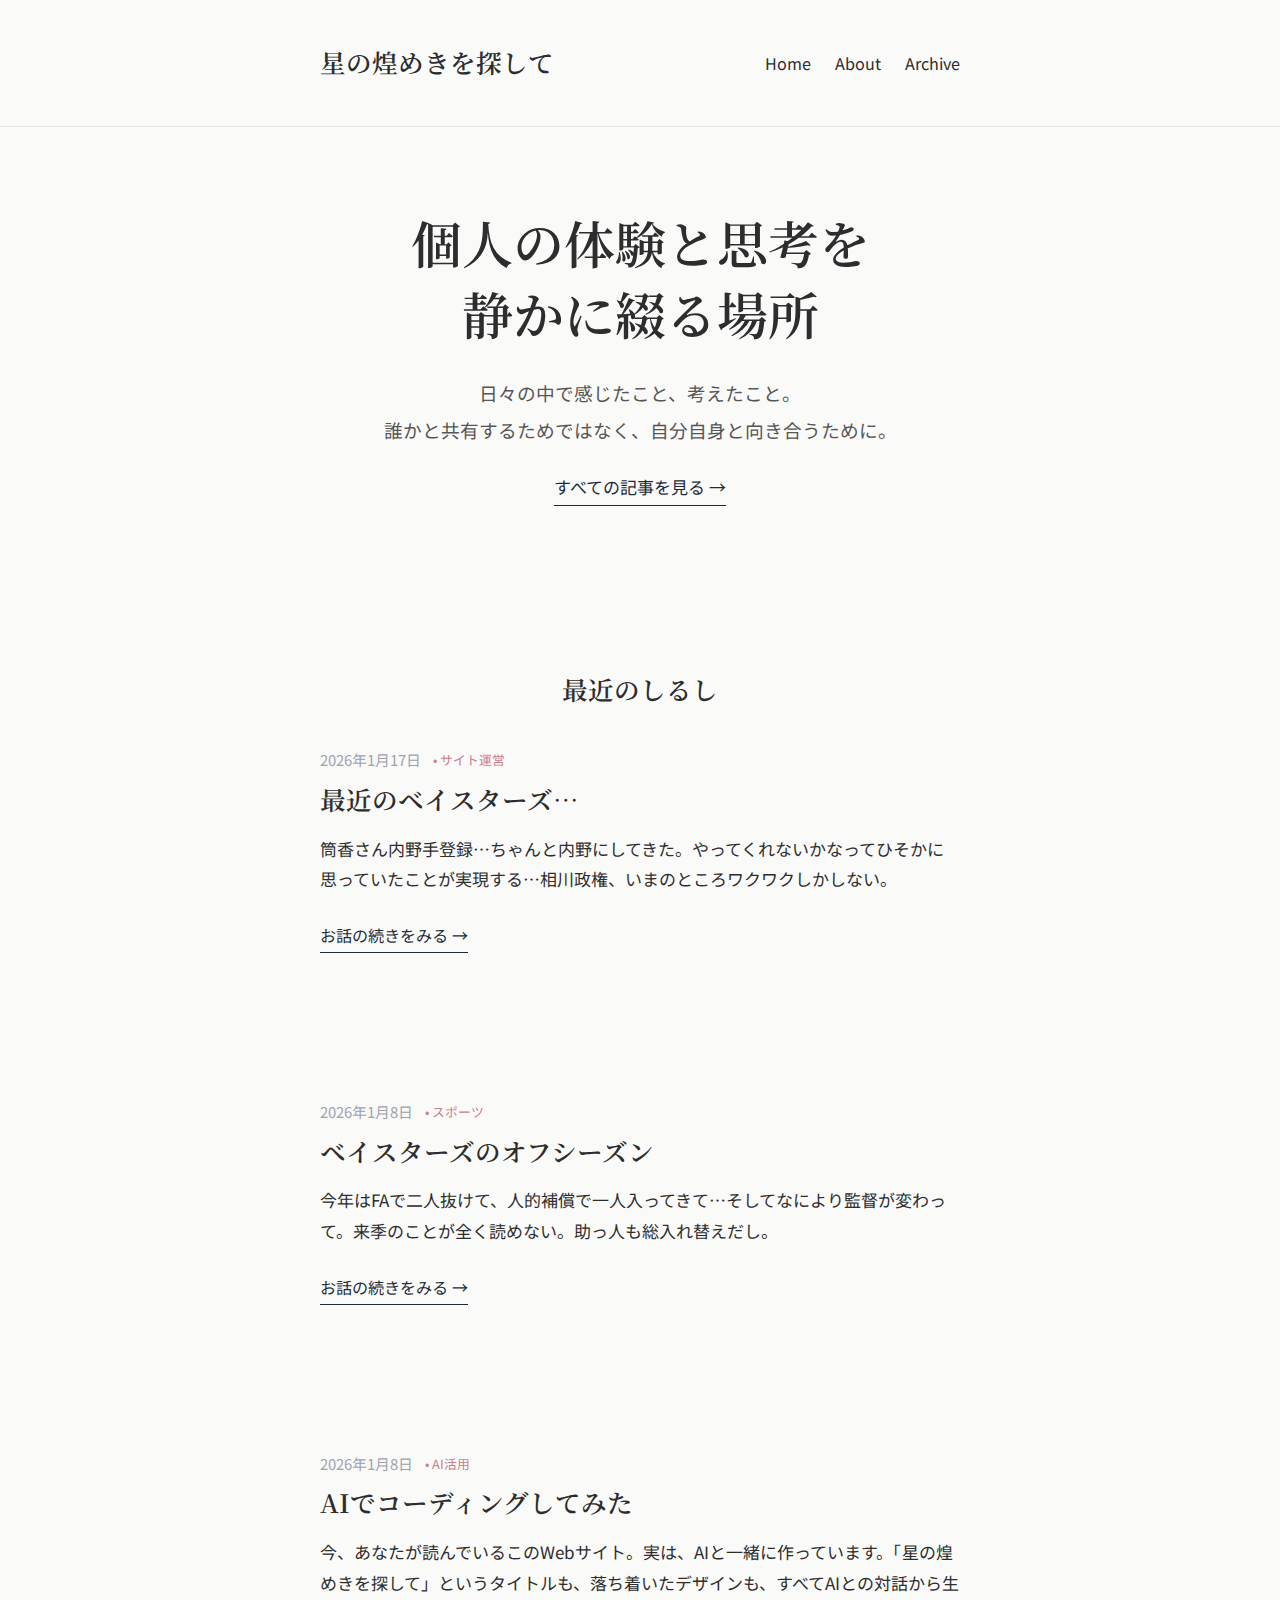
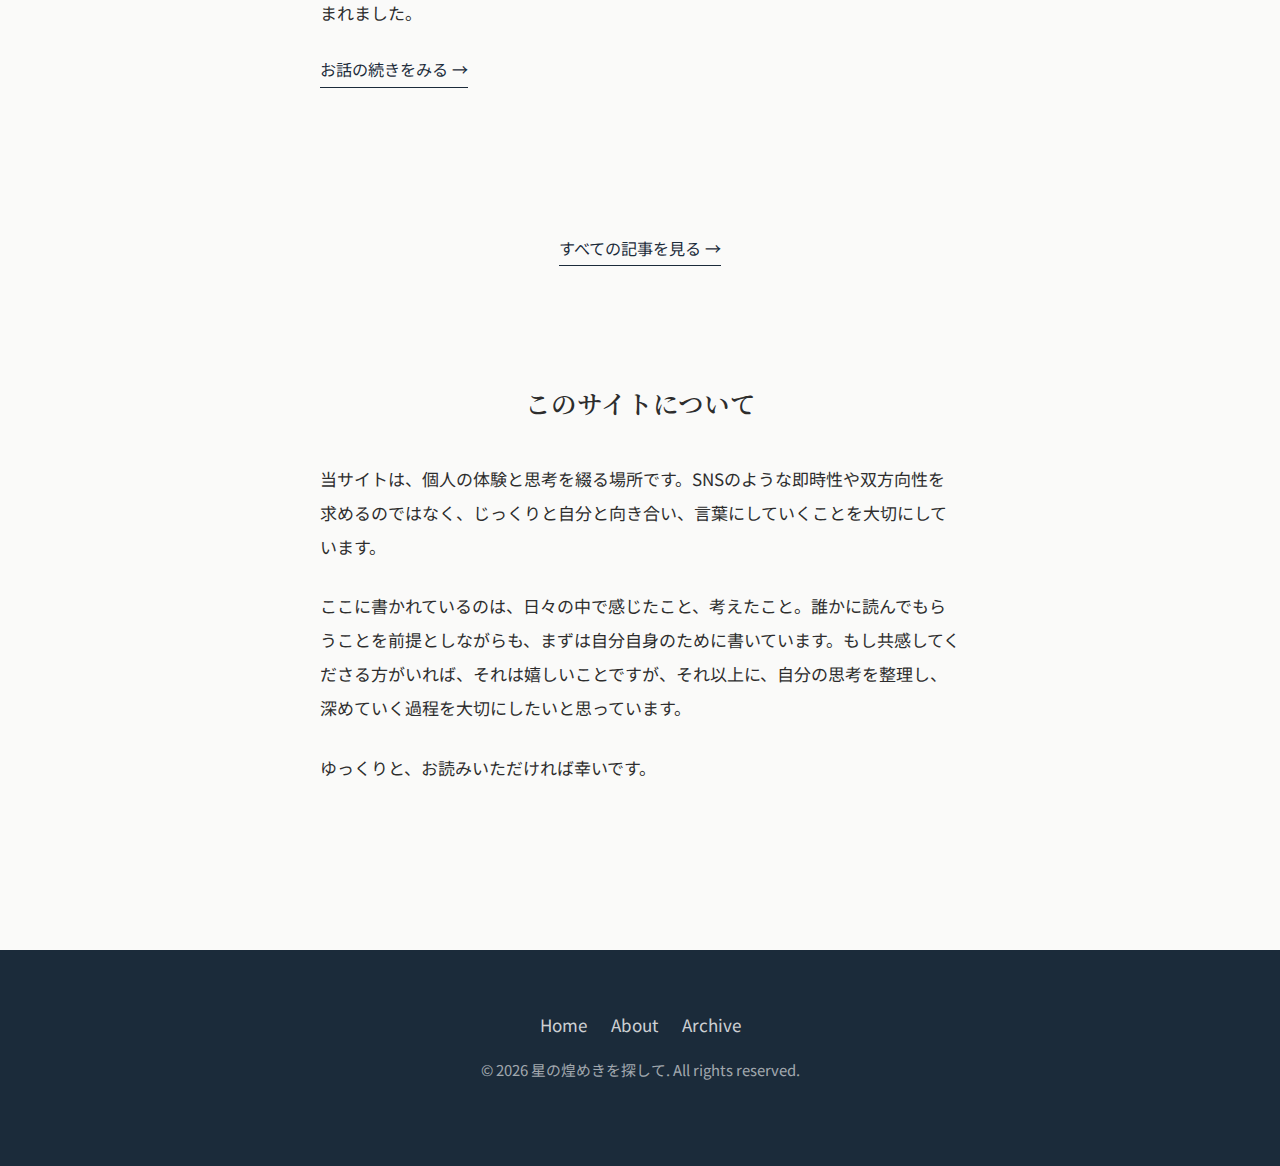
<file: index.html>
<!DOCTYPE html>
<html lang="ja">

<head>
    <meta charset="UTF-8">
    <meta name="viewport" content="width=device-width, initial-scale=1.0">
    <meta name="description" content="個人の体験と思考を静かに綴る場所">
    <title>星の煌めきを探して - Personal Journal</title>

    <!-- CSS -->
    <link rel="stylesheet" href="style.css">
    <!-- アイコン -->
    <link rel="icon" href="icons/icon.png">
    <link rel="apple-touch-icon" href="icons/apple-touch-icon.png">

    <!-- Google Fonts -->
    <link rel="preconnect" href="https://fonts.googleapis.com">
    <link rel="preconnect" href="https://fonts.gstatic.com" crossorigin>
    <link
        href="https://fonts.googleapis.com/css2?family=Noto+Sans+JP:wght@400;600&family=Noto+Serif+JP:wght@600&display=swap"
        rel="stylesheet">
</head>

<body>
    <!-- ==========================================
         ヘッダー
         ========================================== -->
    <header class="site-header">
        <div class="container">
            <a href="#" class="site-title">星の煌めきを探して</a>
            <nav aria-label="メインナビゲーション">
                <ul class="site-nav">
                    <li><a href="index.html">Home</a></li>
                    <li><a href="#about">About</a></li>
                    <li><a href="archive.html">Archive</a></li>
                </ul>
            </nav>
        </div>
    </header>

    <!-- ==========================================
         メインコンテンツ
         ========================================== -->
    <main>
        <!-- ヒーローセクション -->
        <section class="hero" id="home">
            <div class="container">
                <h1 class="hero-title">個人の体験と思考を<br>静かに綴る場所</h1>
                <p class="hero-description">
                    日々の中で感じたこと、考えたこと。<br>
                    誰かと共有するためではなく、自分自身と向き合うために。
                </p>
                <p style="margin-top: 24px;">
                    <a href="archive.html" class="read-more" style="font-size: 1rem;">すべての記事を見る →</a>
                </p>
            </div>
        </section>

<!-- index.html -->

<!-- 最新記事リスト（JavaScriptで自動生成） -->
<section id="latest-stories">
    <div class="container">
        <h2 class="section-title">最近のしるし</h2>
        <!-- ここにJavaScriptが自動で記事を入れ込みます -->
        <ul class="article-list" id="js-latest-articles-list">
            <p style="text-align:center; color:#999;">読み込み中...</p>
        </ul>
        
        <div style="text-align: center; margin-top: 40px;">
             <a href="archive.html" class="read-more">すべての記事を見る →</a>
        </div>
    </div>
</section>

        <!-- Aboutセクション -->
        <section id="about">
            <div class="container">
                <h2 class="section-title">このサイトについて</h2>
                <div class="article-detail">
                    <div class="article-content">
                        <p>
                            当サイトは、個人の体験と思考を綴る場所です。SNSのような即時性や双方向性を求めるのではなく、じっくりと自分と向き合い、言葉にしていくことを大切にしています。
                        </p>
                        <p>
                            ここに書かれているのは、日々の中で感じたこと、考えたこと。誰かに読んでもらうことを前提としながらも、まずは自分自身のために書いています。もし共感してくださる方がいれば、それは嬉しいことですが、それ以上に、自分の思考を整理し、深めていく過程を大切にしたいと思っています。
                        </p>
                        <p>
                            ゆっくりと、お読みいただければ幸いです。
                        </p>
                    </div>
                </div>
            </div>
        </section>
    </main>

    <!-- ==========================================
         フッター
         ========================================== -->
    <footer class="site-footer">
        <div class="container">
            <ul class="footer-links">
                <li><a href="index.html">Home</a></li>
                <li><a href="#about">About</a></li>
                <li><a href="archive.html">Archive</a></li>
            </ul>
            <p class="footer-content">
                &copy; 2026 星の煌めきを探して. All rights reserved.
            </p>
        </div>
    </footer>

    <!-- index.html の一番下に追加 -->

<script>
    // archive.html を取得して最新記事を表示するスクリプト
    document.addEventListener('DOMContentLoaded', () => {
        const listContainer = document.getElementById('js-latest-articles-list');
        
        fetch('archive.html')
            .then(response => response.text())
            .then(html => {
                // 文字列をHTMLとして解釈するためのパーサー
                const parser = new DOMParser();
                const doc = parser.parseFromString(html, 'text/html');
                
                // archive.html内の記事アイテムを取得
                const articles = doc.querySelectorAll('.article-item');
                
                // 表示する件数（ここでは最新3件）
                const displayCount = Math.min(articles.length, 3);
                
                // リストをクリア
                listContainer.innerHTML = '';

                // 記事を抽出して生成
                for (let i = 0; i < displayCount; i++) {
                    const article = articles[i];
                    
                    // 必要な情報を取得
                    const id = article.id; // article-8 など
                    const time = article.querySelector('.article-meta').outerHTML;
                    const category = article.querySelector('.article-category').outerHTML;
                    const title = article.querySelector('.article-title').innerText;
                    const excerpt = article.querySelector('.article-excerpt').innerText;

                    // HTMLを組み立てる
                    const li = document.createElement('li');
                    li.className = 'article-item';
                    li.style.borderBottom = 'none'; // デザイン調整
                    li.style.marginBottom = '40px'; // デザイン調整
                    
                    li.innerHTML = `
                        <article>
                            <div class="article-meta-group">
                                ${time}
                                ${category}
                            </div>
                            <h3 class="article-title">
                                <a href="archive.html#${id}">${title}</a>
                            </h3>
                            <p class="article-excerpt">
                                ${excerpt}
                            </p>
                            <p style="margin-top: 1rem;">
                                <a href="archive.html#${id}" class="read-more">お話の続きをみる →</a>
                            </p>
                        </article>
                    `;
                    
                    listContainer.appendChild(li);
                }
            })
            .catch(error => {
                console.error('記事の読み込みに失敗しました:', error);
                listContainer.innerHTML = '<p>記事一覧を読み込めませんでした。</p>';
            });
    });
</script>

</body>

</html>
</file>
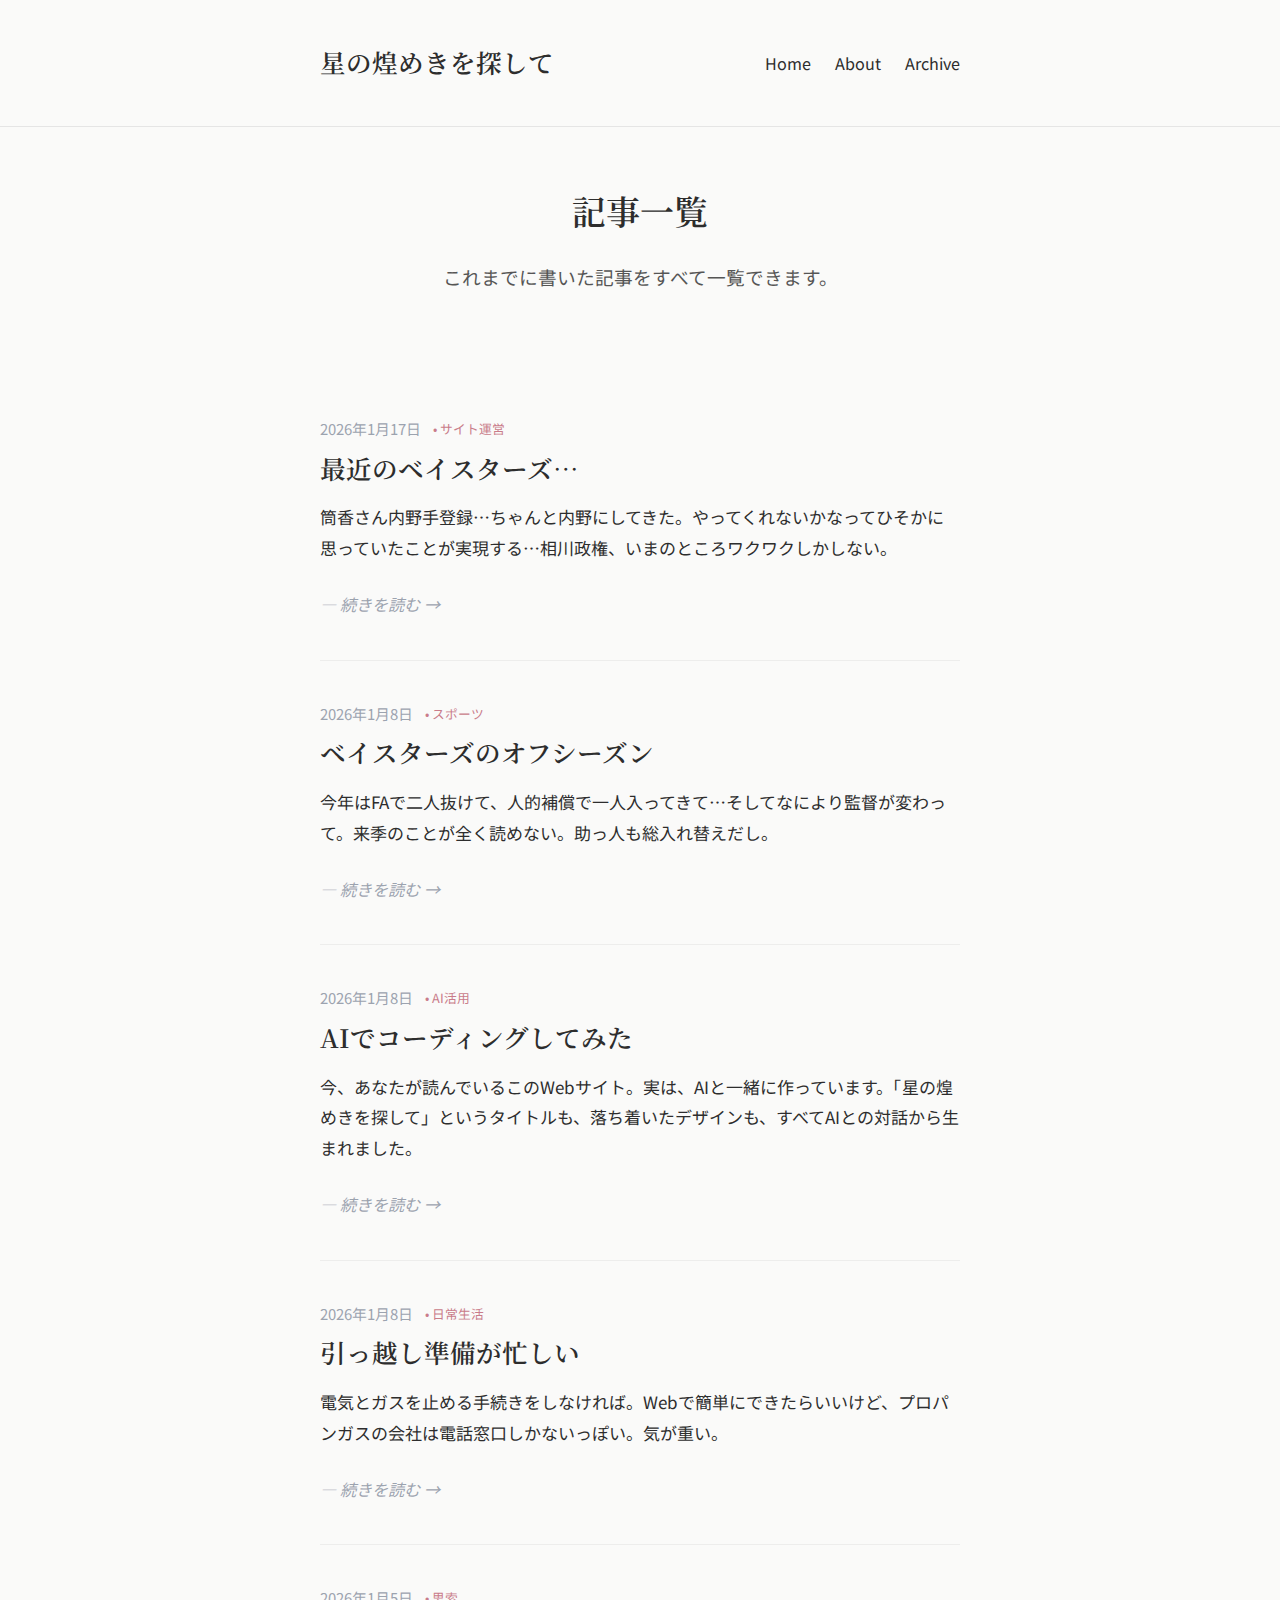
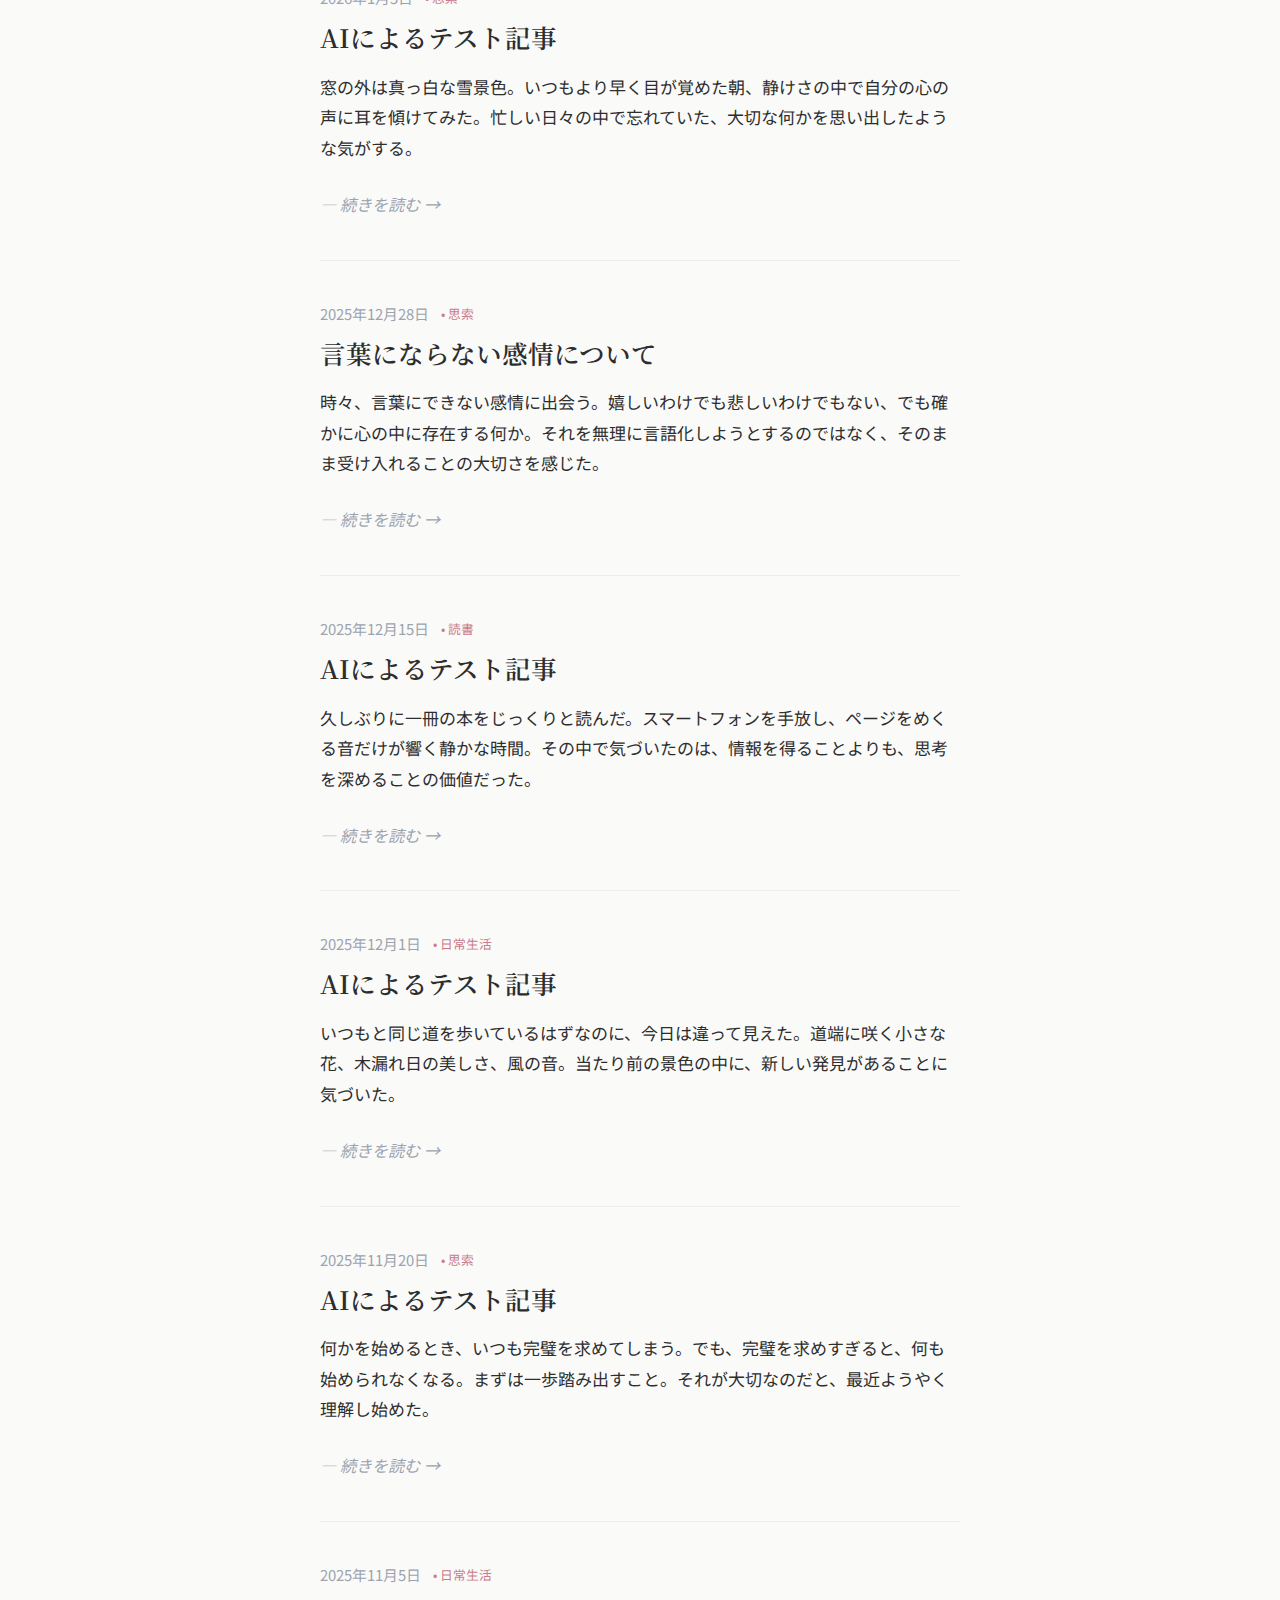
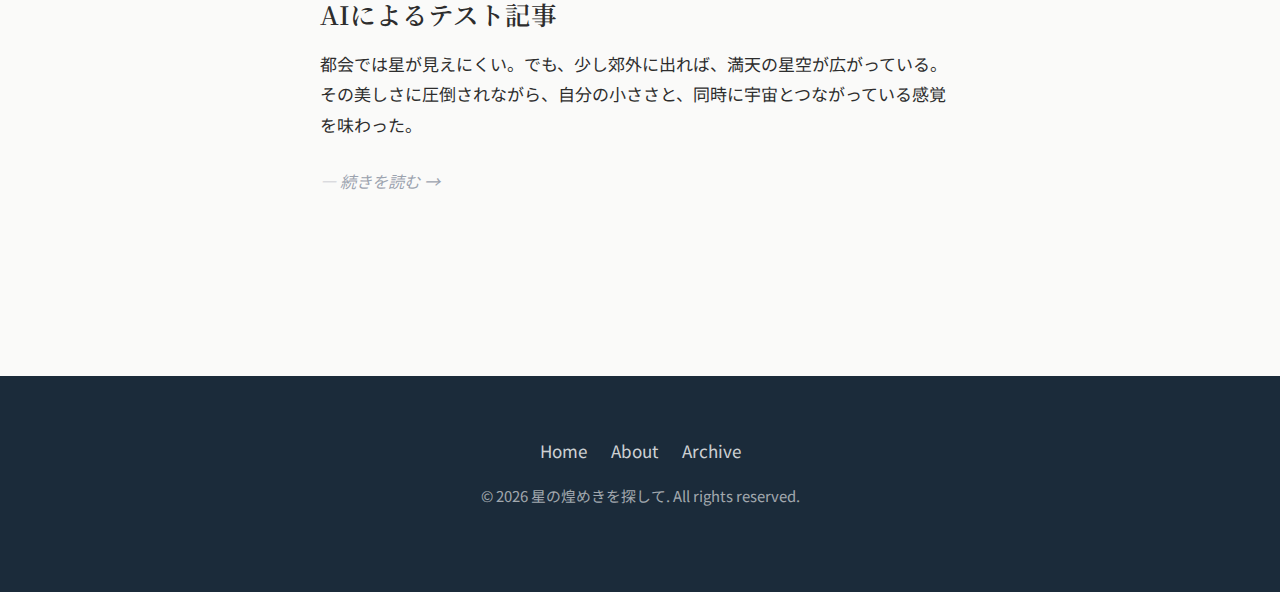
<file: archive.html>
<!DOCTYPE html>
<html lang="ja">

<head>
    <meta charset="UTF-8">
    <meta name="viewport" content="width=device-width, initial-scale=1.0">
    <meta name="description" content="すべての記事を一覧できるアーカイブページ">
    <title>記事一覧 - 星の煌めきを探して</title>

    <!-- CSS -->
    <link rel="stylesheet" href="style.css">

    <!-- Google Fonts -->
    <link rel="preconnect" href="https://fonts.googleapis.com">
    <link rel="preconnect" href="https://fonts.gstatic.com" crossorigin>
    <link
        href="https://fonts.googleapis.com/css2?family=Noto+Sans+JP:wght@400;600&family=Noto+Serif+JP:wght@600&display=swap"
        rel="stylesheet">
</head>

<body>
    <!-- ==========================================
         ヘッダー
         ========================================== -->
    <header class="site-header">
        <div class="container">
            <a href="index.html" class="site-title">星の煌めきを探して</a>
            <nav aria-label="メインナビゲーション">
                <ul class="site-nav">
                    <li><a href="index.html">Home</a></li>
                    <li><a href="index.html#about">About</a></li>
                    <li><a href="archive.html">Archive</a></li>
                </ul>
            </nav>
        </div>
    </header>

    <!-- ==========================================
         メインコンテンツ
         ========================================== -->
    <main>
        <!-- ページタイトル -->
        <section class="hero" style="padding: 60px 0;">
            <div class="container">
                <h1 class="hero-title" style="font-size: 2rem;">記事一覧</h1>
                <p class="hero-description">
                    これまでに書いた記事をすべて一覧できます。
                </p>
            </div>
        </section>

        <!-- 全記事一覧 -->
        <section>
            <div class="container">
                <ul class="article-list">
            <!-- ★★★ 新しい記事はこの下に追加してください ★★★ -->
            <!-- 最新の記事が一番上に来るように記述します -->
            <!-- つぎはここ -->

                    <li class="article-item" id="article-10">
                        <article>
                            <div class="article-meta-group">
                                <time class="article-meta" datetime="2026-01-17">2026年1月17日</time>
                                <span class="article-category" data-category="dev">サイト運営</span>
                            </div>
                            <h3 class="article-title">最近のベイスターズ…</h3>
                            <p class="article-excerpt">
                               筒香さん内野手登録…ちゃんと内野にしてきた。やってくれないかなってひそかに思っていたことが実現する…相川政権、いまのところワクワクしかしない。
                            </p>
                            <details>
                                <summary>続きを読む →</summary>
                                <div class="article-content">
                                    <h3>あと…</h3>
                                    <p>
                                        三嶋さん…お疲れさまでした。
                                    </p>
                                    <p>
                                    難病が憎い。もっと見ていたかった…。
                                    </p>
                                </div>
                            </details>
                        </article>
                    </li>

                    <li class="article-item" id="article-9">
                        <article>
                            <div class="article-meta-group">
                                <time class="article-meta" datetime="2026-01-08">2026年1月8日</time>
                                <span class="article-category" data-category="sports">スポーツ</span>
                            </div>
                            <h3 class="article-title">ベイスターズのオフシーズン</h3>
                            <p class="article-excerpt">
                                今年はFAで二人抜けて、人的補償で一人入ってきて…そしてなにより監督が変わって。来季のことが全く読めない。助っ人も総入れ替えだし。
                            </p>
                            <details>
                                <summary>続きを読む →</summary>
                                <div class="article-content">
                                    <h3>逆に200％楽しみまである。</h3>
                                    <p>
                                        いろいろ変わったということは妄想し放題ということで…いまはポジっておきます(*^○^*)
                                    </p>
                                </div>
                            </details>
                        </article>
                    </li>

                    <li class="article-item" id="article-8">
                        <article>
                            <div class="article-meta-group">
                                <time class="article-meta" datetime="2026-01-08">2026年1月8日</time>
                                <span class="article-category" data-category="ai">AI活用</span>
                            </div>
                            <h3 class="article-title">AIでコーディングしてみた</h3>
                            <p class="article-excerpt">
                                今、あなたが読んでいるこのWebサイト。実は、AIと一緒に作っています。「星の煌めきを探して」というタイトルも、落ち着いたデザインも、すべてAIとの対話から生まれました。
                            </p>
                            <details>
                                <summary>続きを読む →</summary>
                                <div class="article-content">
                                    <p>
                                        これまでのコーディングといえば、エディタに向かってひたすら文字を打ち込む孤独な作業でした。でも今回は違います。やりたいことを自然な言葉で伝えるだけで、AIがコードを提案してくれます。
                                    </p>

                                    <h3>まるでペアプログラミング</h3>

                                    <p>
                                        「シンプルで読みやすいデザインにしたい」「スマートフォンでも見やすくしたい」。そんな抽象的な要望も見事に汲み取って、形にしてくれました。まるで、とても作業の早い優秀なパートナーとペアプログラミングをしているような感覚です。
                                    </p>

                                    <h3>技術が広げる創造の可能性</h3>

                                    <p>
                                        記事一覧のページを作ったり、カテゴリー機能を追加したり。今までなら「面倒だな」と思って後回しにしていたような機能も、AIのおかげでスムーズに実装できました。
                                    </p>
                                    <p>
                                        技術の進歩は、私たちの創造性を加速させてくれます。コーディングの細かなルールに縛られることなく、「何を作りたいか」「何を伝えたいか」という本質的な部分に集中できる。それが、AI時代の新しいモノづくりの形なのかもしれません。
                                    </p>
                                </div>
                            </details>
                        </article>
                    </li>

                    <li class="article-item" id="article-7">
                        <article>
                            <div class="article-meta-group">
                                <time class="article-meta" datetime="2026-01-08">2026年1月8日</time>
                                <span class="article-category" data-category="life">日常生活</span>
                            </div>
                            <h3 class="article-title">引っ越し準備が忙しい</h3>
                            <p class="article-excerpt">
                                電気とガスを止める手続きをしなければ。Webで簡単にできたらいいけど、プロパンガスの会社は電話窓口しかないっぽい。気が重い。
                            </p>
                            <details>
                                <summary>続きを読む →</summary>
                                <div class="article-content">
                                    <p>
                                        （詳細な内容は準備中です）
                                    </p>
                                </div>
                            </details>
                        </article>
                    </li>

                    <li class="article-item" id="article-6">
                        <article>
                            <div class="article-meta-group">
                                <time class="article-meta" datetime="2026-01-05">2026年1月5日</time>
                                <span class="article-category" data-category="thought">思索</span>
                            </div>
                            <h3 class="article-title">
                                AIによるテスト記事
                            </h3>
                            <p class="article-excerpt">
                                窓の外は真っ白な雪景色。いつもより早く目が覚めた朝、静けさの中で自分の心の声に耳を傾けてみた。忙しい日々の中で忘れていた、大切な何かを思い出したような気がする。
                            </p>
                            <details>
                                <summary>続きを読む →</summary>
                                <div class="article-content">
                                    <p>
                                        （詳細な内容は準備中です）
                                    </p>
                                </div>
                            </details>
                        </article>
                    </li>

                    <li class="article-item" id="article-5">
                        <article>
                            <div class="article-meta-group">
                                <time class="article-meta" datetime="2025-12-28">2025年12月28日</time>
                                <span class="article-category" data-category="thought">思索</span>
                            </div>
                            <h3 class="article-title">言葉にならない感情について</h3>
                            <p class="article-excerpt">
                                時々、言葉にできない感情に出会う。嬉しいわけでも悲しいわけでもない、でも確かに心の中に存在する何か。それを無理に言語化しようとするのではなく、そのまま受け入れることの大切さを感じた。
                            </p>
                            <details>
                                <summary>続きを読む →</summary>
                                <div class="article-content">
                                    <p>
                                        朝起きて、窓の外を見る。いつもと変わらない景色。でも、今日は何か違う。心の中に、名前のつけられない感情が広がっている。
                                    </p>
                                    <p>
                                        それは喜びでもなく、悲しみでもない。不安でもなく、期待でもない。ただ、そこに存在している。言葉にしようとすると、するりと逃げていく。
                                    </p>
                                    <h3>言葉の限界</h3>
                                    <p>
                                        私たちは、感情に名前をつけることで理解しようとする。「嬉しい」「悲しい」「怒り」「不安」。でも、すべての感情がそんなに単純に分類できるわけではない。
                                    </p>
                                    <p>
                                        むしろ、名前のつけられない感情の方が、より深く、より本質的なのかもしれない。言葉にできないからこそ、その感情は純粋なまま心の中に留まる。
                                    </p>
                                    <h3>受け入れること</h3>
                                    <p>
                                        最近、無理に言語化しようとするのをやめた。ただ、その感情を感じる。それだけでいいのだと思うようになった。
                                    </p>
                                    <p>
                                        言葉にならない感情を、言葉にならないまま受け入れる。それは、自分自身をより深く理解することにつながっているような気がする。
                                    </p>
                                </div>
                            </details>
                        </article>
                    </li>

                    <li class="article-item" id="article-4">
                        <article>
                            <div class="article-meta-group">
                                <time class="article-meta" datetime="2025-12-15">2025年12月15日</time>
                                <span class="article-category" data-category="book">読書</span>
                            </div>
                            <h3 class="article-title">AIによるテスト記事</h3>
                            <p class="article-excerpt">
                                久しぶりに一冊の本をじっくりと読んだ。スマートフォンを手放し、ページをめくる音だけが響く静かな時間。その中で気づいたのは、情報を得ることよりも、思考を深めることの価値だった。
                            </p>
                            <details>
                                <summary>続きを読む →</summary>
                                <div class="article-content">
                                    <p>
                                        本棚から一冊の本を取り出した。何年も前に買ったまま、読まずに置いてあった本。表紙には少し埃が積もっている。
                                    </p>
                                    <p>
                                        スマートフォンの電源を切り、静かな部屋で読み始めた。最初は少し落ち着かなかった。通知が来ないか、メッセージが届いていないか、そんなことが気になってしまう。
                                    </p>
                                    <h3>情報と思考の違い</h3>
                                    <p>
                                        でも、ページを進めるうちに、その感覚は消えていった。本の世界に没入していく。著者の言葉が、自分の中で新しい思考を生み出していく。
                                    </p>
                                    <p>
                                        SNSやニュースアプリで得られるのは「情報」だ。それは大切なものだけれど、思考を深めるものではない。一方、読書は、自分の中で考えを巡らせる時間を与えてくれる。
                                    </p>
                                    <h3>ゆっくりと読むこと</h3>
                                    <p>
                                        現代社会は、速さを求める。効率を求める。でも、思考は速くできない。深い理解には、時間が必要だ。
                                    </p>
                                    <p>
                                        読書の時間は、そんな「ゆっくりとした時間」を取り戻す行為なのかもしれない。急がず、焦らず、ただページをめくる。それだけで、心が落ち着いていく。
                                    </p>
                                    <p>
                                        この本を読み終わったら、次はどの本を読もうか。そんなことを考えながら、また一ページをめくった。
                                    </p>
                                </div>
                            </details>
                        </article>
                    </li>

                    <li class="article-item" id="article-3">
                        <article>
                            <div class="article-meta-group">
                                <time class="article-meta" datetime="2025-12-01">2025年12月1日</time>
                                <span class="article-category" data-category="life">日常生活</span>
                            </div>
                            <h3 class="article-title">
                                AIによるテスト記事
                            </h3>
                            <p class="article-excerpt">
                                いつもと同じ道を歩いているはずなのに、今日は違って見えた。道端に咲く小さな花、木漏れ日の美しさ、風の音。当たり前の景色の中に、新しい発見があることに気づいた。
                            </p>
                            <details>
                                <summary>続きを読む →</summary>
                                <div class="article-content">
                                    <p>
                                        （詳細な内容は準備中です）
                                    </p>
                                </div>
                            </details>
                        </article>
                    </li>

                    <li class="article-item" id="article-2">
                        <article>
                            <div class="article-meta-group">
                                <time class="article-meta" datetime="2025-11-20">2025年11月20日</time>
                                <span class="article-category" data-category="thought">思索</span>
                            </div>
                            <h3 class="article-title">
                                AIによるテスト記事
                            </h3>
                            <p class="article-excerpt">
                                何かを始めるとき、いつも完璧を求めてしまう。でも、完璧を求めすぎると、何も始められなくなる。まずは一歩踏み出すこと。それが大切なのだと、最近ようやく理解し始めた。
                            </p>
                            <details>
                                <summary>続きを読む →</summary>
                                <div class="article-content">
                                    <p>
                                        （詳細な内容は準備中です）
                                    </p>
                                </div>
                            </details>
                        </article>
                    </li>

                    <li class="article-item" id="article-1">
                        <article>
                            <div class="article-meta-group">
                                <time class="article-meta" datetime="2025-11-05">2025年11月5日</time>
                                <span class="article-category" data-category="life">日常生活</span>
                            </div>
                            <h3 class="article-title">
                                AIによるテスト記事
                            </h3>
                            <p class="article-excerpt">
                                都会では星が見えにくい。でも、少し郊外に出れば、満天の星空が広がっている。その美しさに圧倒されながら、自分の小ささと、同時に宇宙とつながっている感覚を味わった。
                            </p>
                            <details>
                                <summary>続きを読む →</summary>
                                <div class="article-content">
                                    <p>
                                        （詳細な内容は準備中です）
                                    </p>
                                </div>
                            </details>
                        </article>
                    </li>
                </ul>
            </div>
        </section>
    </main>

    <!-- ==========================================
         フッター
         ========================================== -->
    <footer class="site-footer">
        <div class="container">
            <ul class="footer-links">
                <li><a href="index.html">Home</a></li>
                <li><a href="index.html#about">About</a></li>
                <li><a href="archive.html">Archive</a></li>
            </ul>
            <p class="footer-content">
                &copy; 2026 星の煌めきを探して. All rights reserved.
            </p>
        </div>
    </footer>
</body>

</html>
</file>
<file: style.css>
/* ==========================================
   CSS カスタムプロパティ（デザイントークン）
   ========================================== */
:root {
    --color-bg: #FAFAF9;
    --color-text: #2D2D2D;
    --color-night: #1B2B3A; /* アイコンの青 */
    --color-accent: #E8B4B8;
    --color-accent-dark: #C97C8A;
    --color-secondary: #9CA3AF;
    --color-border: #E5E5E5;

    --font-sans: 'Noto Sans JP', -apple-system, BlinkMacSystemFont, 'Segoe UI', sans-serif;
    --font-serif: 'Noto Serif JP', Georgia, serif;

    --font-size-base: 16px;
    --font-size-lg: 18px;
    --line-height-base: 1.8;
    --line-height-heading: 1.4;

    --spacing-xs: 8px;
    --spacing-sm: 16px;
    --spacing-md: 24px;
    --spacing-lg: 40px;
    --spacing-xl: 60px;
    --spacing-2xl: 80px;

    --content-max-width: 720px;
    --content-padding: 20px;
}

/* ==========================================
   リセット & ベーススタイル
   ========================================== */
* {
    margin: 0;
    padding: 0;
    box-sizing: border-box;
}

html {
    font-size: var(--font-size-base);
    scroll-behavior: smooth;
}

body {
    font-family: var(--font-sans);
    color: var(--color-text);
    background-color: var(--color-bg);
    line-height: var(--line-height-base);
    -webkit-font-smoothing: antialiased;
}

/* ==========================================
   タイポグラフィ
   ========================================== */
h1,
h2,
h3 {
    font-family: var(--font-serif);
    line-height: var(--line-height-heading);
    font-weight: 600;
    color: var(--color-text);
}

h1 {
    font-size: 2rem;
    margin-bottom: var(--spacing-md);
}

h2 {
    font-size: 1.75rem;
    margin-bottom: var(--spacing-sm);
}

h3 {
    font-size: 1.3rem;
    margin-bottom: var(--spacing-sm);
}

p {
    margin-bottom: 1.5em;
}

a {
    color: var(--color-accent-dark);
    text-decoration: underline;
    transition: all 0.3s ease;
}

a:hover {
    color: var(--color-accent);
}

/* ==========================================
   レイアウト
   ========================================== */
.container {
    max-width: var(--content-max-width);
    margin: 0 auto;
    padding: 0 var(--content-padding);
}

.site-header {
    padding: var(--spacing-lg) 0;
    border-bottom: 1px solid var(--color-border);
}

.site-header .container {
    display: flex;
    justify-content: space-between;
    align-items: center;
    flex-wrap: wrap;
    gap: var(--spacing-sm);
}

.site-title {
    font-family: var(--font-serif);
    font-size: 1.5rem;
    font-weight: 600;
    color: var(--color-text);
    text-decoration: none;
}

.site-nav {
    display: flex;
    gap: var(--spacing-md);
    list-style: none;
}

.site-nav a {
    color: var(--color-text);
    text-decoration: none;
    font-size: 0.95rem;
}

.site-nav a:hover {
    color: var(--color-accent-dark);
}

.hero {
    padding: var(--spacing-2xl) 0;
    text-align: center;
}

.hero-title {
    font-size: 2.5rem;
    margin-bottom: var(--spacing-md);
}

.hero-description {
    font-size: 1.1rem;
    color: var(--color-text); /* 薄いグレーをやめて、本文と同じ色に */
    opacity: 0.8; /* 少しだけ透けさせて、柔らかさは残す */
    max-width: 600px;
    margin: 0 auto;
    line-height: 2; /* ゆったりと */
}

section {
    padding: var(--spacing-xl) 0;
}

.section-title {
    font-size: 1.5rem;
    margin-bottom: var(--spacing-lg);
    text-align: center;
}

/* ==========================================
   記事リスト（没入感・優しさ重視）
   ========================================== */
.article-list {
    list-style: none;
    display: flex;
    flex-direction: column;
    gap: var(--spacing-lg);
    transition: all 0.5s ease;
}

/* 記事1つ1つの基本設定（ここが抜けていました） */
.article-item {
    padding-bottom: var(--spacing-lg);
    border-bottom: 1px solid rgba(0, 0, 0, 0.05);
    transition: all 0.6s cubic-bezier(0.16, 1, 0.3, 1);
}

.article-item:last-child {
    border-bottom: none;
}

/* 記事内の文字情報の設定（ここも抜けていました） */
.article-meta {
    font-size: 0.875rem;
    color: var(--color-secondary);
}

.article-title {
    font-size: 1.5rem;
    margin-bottom: var(--spacing-sm);
    font-family: var(--font-serif);
}

.article-title a {
    color: var(--color-text);
    text-decoration: none;
}

.article-excerpt {
    color: var(--color-text);
    line-height: 1.8;
}

/* --- 没入モードのエフェクト --- */

/* どこかの記事が開いている時、それ以外の記事を徹底的に排除する */
.article-list:has(details[open]) .article-item:not(:has(details[open])) {
    opacity: 0.05;          /* ほぼ透明にする */
    filter: blur(8px);      /* かなり強くボカす */
    transform: scale(0.95); /* わずかに小さくして遠ざける */
    pointer-events: none;   /* 読んでいない記事は触れないようにする */
}

/* いま開いている記事だけを、スポットライトのように強調する */
.article-item:has(details[open]) {
    opacity: 1;
    filter: blur(0);
    transform: scale(1.02); /* わずかに手前に浮かせる */
    padding: var(--spacing-xl) 0; /* 前後に大きな余白を作って独立させる */
    border-bottom: none;    /* 下線も消す */
}

/* ==========================================
   Details/Summary（記事の開閉）
   ========================================== */
details {
    margin-top: var(--spacing-sm);
}

summary {
    display: inline-block;
    cursor: pointer;
    color: var(--color-secondary);
    font-size: 0.95rem;
    font-style: italic;
    list-style: none;
    transition: all 0.3s ease;
    user-select: none;
}

summary::-webkit-details-marker {
    display: none;
}

summary::before {
    content: "— ";
    opacity: 0.6;
}

summary:hover {
    color: var(--color-accent-dark);
    padding-left: 8px;
}

/* ==========================================
   開閉ボタンの「着せ替え」魔法
   ========================================== */

/* 1. 記事が開いている時、元の「続きを読む」を見えなくする */
details[open] summary {
    font-size: 0; /* 文字サイズを0にして、事実上消す */
    margin-bottom: var(--spacing-md);
    color: var(--color-secondary);
}

/* 2. その代わりに「記事をたたむ」という文字を出現させる */
details[open] summary::after {
    content: "記事をたたむ"; /* ここに好きな言葉を入れられます */
    font-size: 0.95rem;    /* 文字サイズを元に戻す */
    font-style: normal;
    display: inline-block;
    text-decoration: underline; /* リンクっぽく見せる */
    opacity: 0.8;
}

/* 3. 開いている時は、前のダッシュ（—）も消してスッキリさせる */
details[open] summary::before {
    display: none;
}

/* 続きを読むをリンク風に見せるためのクラス（index.html用） */
.read-more {
    display: inline-block;
    color: var(--color-night); /* ★ここを「夜空の青」に変更 */
    text-decoration: none;
    font-size: 0.95rem;
    font-style: normal; /* 斜体をやめる（読みやすく） */
    border-bottom: 1px solid var(--color-night); /* 下線も青く */
    padding-bottom: 2px;
    transition: all 0.3s ease;
}

/* マウスを乗せた時 */
.read-more:hover {
    color: var(--color-accent-dark); /* ローズ色に変化 */
    border-color: var(--color-accent-dark);
    padding-left: 5px;
    opacity: 1;
}

/* ==========================================
   記事本文
   ========================================== */
.article-content {
    font-size: var(--font-size-base);
    line-height: 2;
}

.article-content h3 {
    margin-top: var(--spacing-lg);
    margin-bottom: var(--spacing-sm);
    border-bottom: 1px solid var(--color-bg);
    display: inline-block;
}

.article-content blockquote {
    margin: var(--spacing-lg) 0;
    padding-left: var(--spacing-md);
    border-left: 2px solid var(--color-accent);
    color: var(--color-secondary);
}

/* ==========================================
   カテゴリー（お堅い枠線をドットに変更）
   ========================================== */
.article-category {
    font-size: 0.75rem;
    color: var(--color-accent-dark);
    margin-right: 8px;
    font-weight: 400;
}

.article-category::before {
    content: "• ";
}

.article-meta-group {
    display: flex;
    align-items: center;
    gap: 12px;
    margin-bottom: 8px;
}

/* ==========================================
   フッター（夜空の色）
   ========================================== */
.site-footer {
    padding: var(--spacing-xl) 0;
    margin-top: var(--spacing-2xl);
    background-color: var(--color-night);
    color: rgba(255,255,255,0.8);
    text-align: center;
}

.footer-content {
    font-size: 0.875rem;
    color: rgba(255,255,255,0.6);
}

.footer-links {
    display: flex;
    justify-content: center;
    gap: var(--spacing-md);
    list-style: none;
    margin-bottom: var(--spacing-sm);
}

.footer-links a {
    color: rgba(255,255,255,0.8);
    text-decoration: none;
}

.footer-links a:hover {
    color: #fff;
}

/* ==========================================
   レスポンシブ
   ========================================== */
@media (min-width: 641px) {
    :root {
        --font-size-base: 17px;
        --content-padding: 40px;
    }

    h1 {
        font-size: 2.5rem;
    }

    .hero-title {
        font-size: 3rem;
    }
}
</file>
